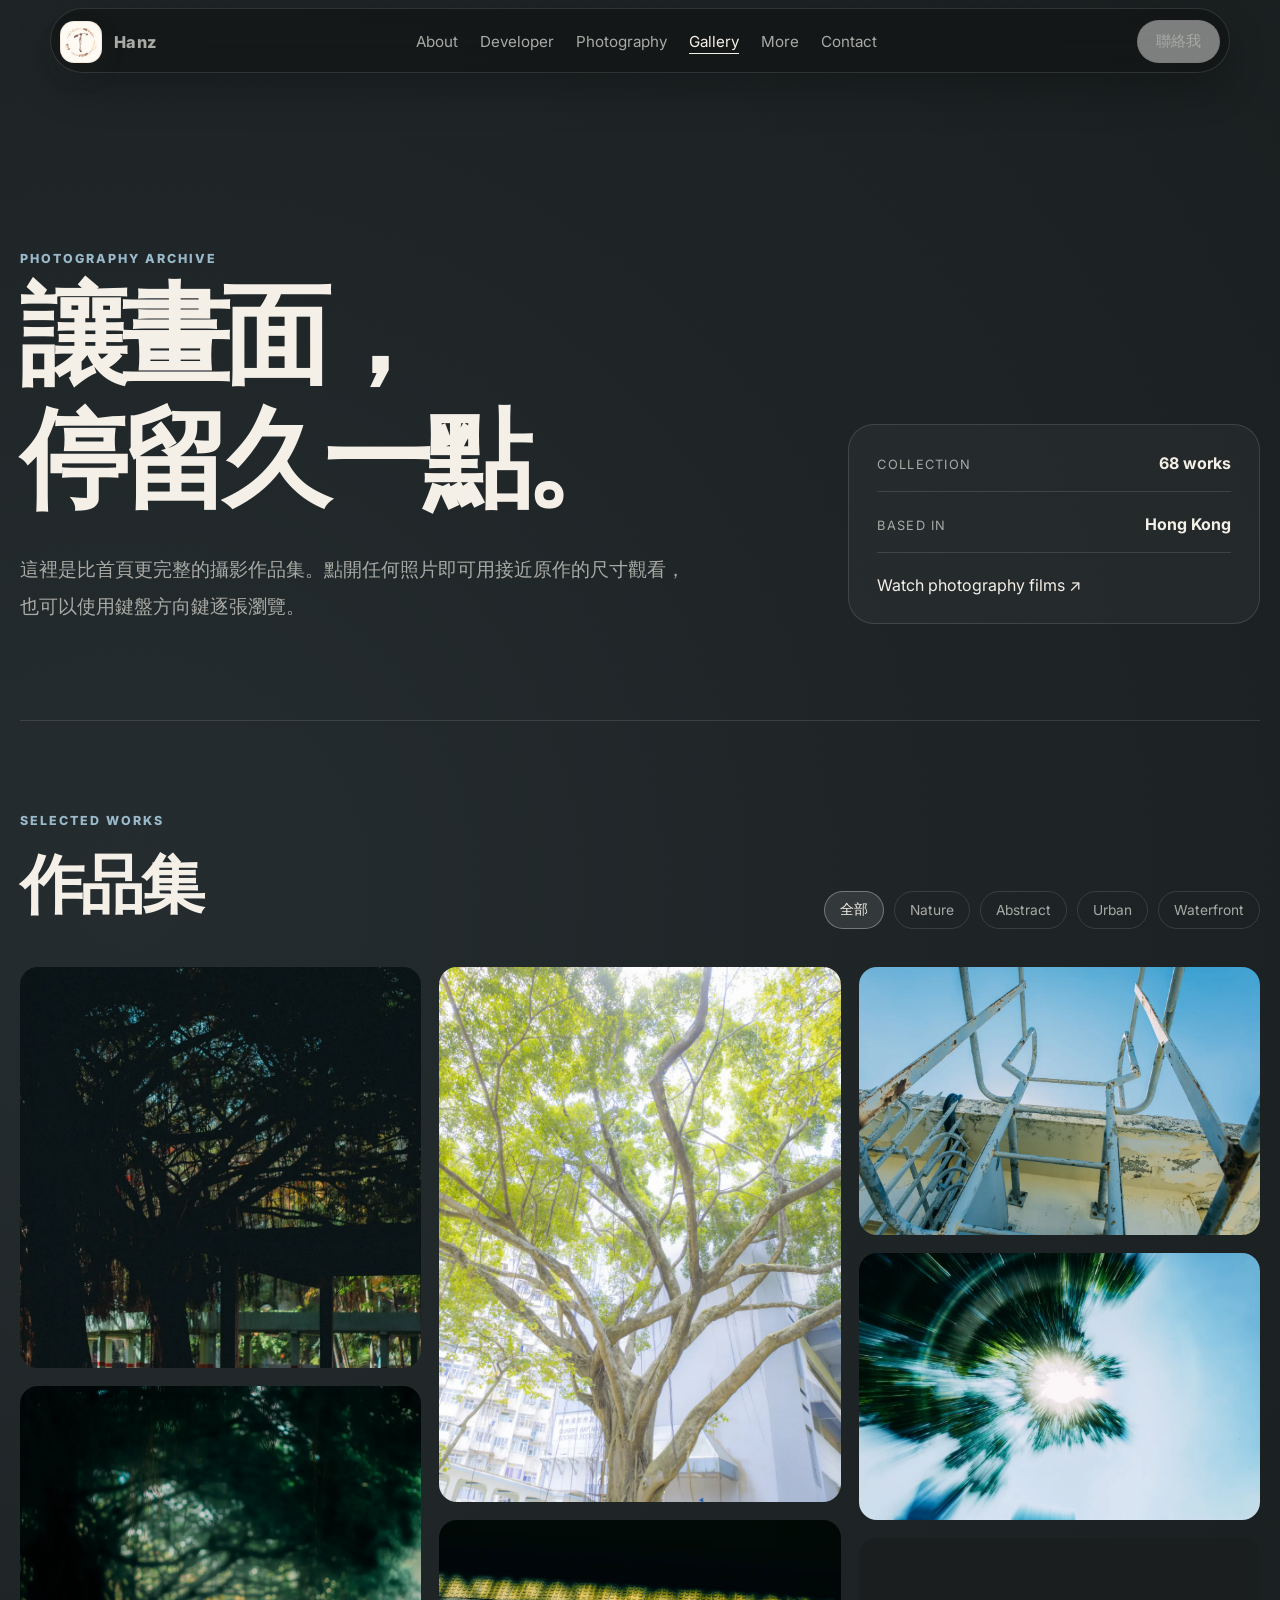
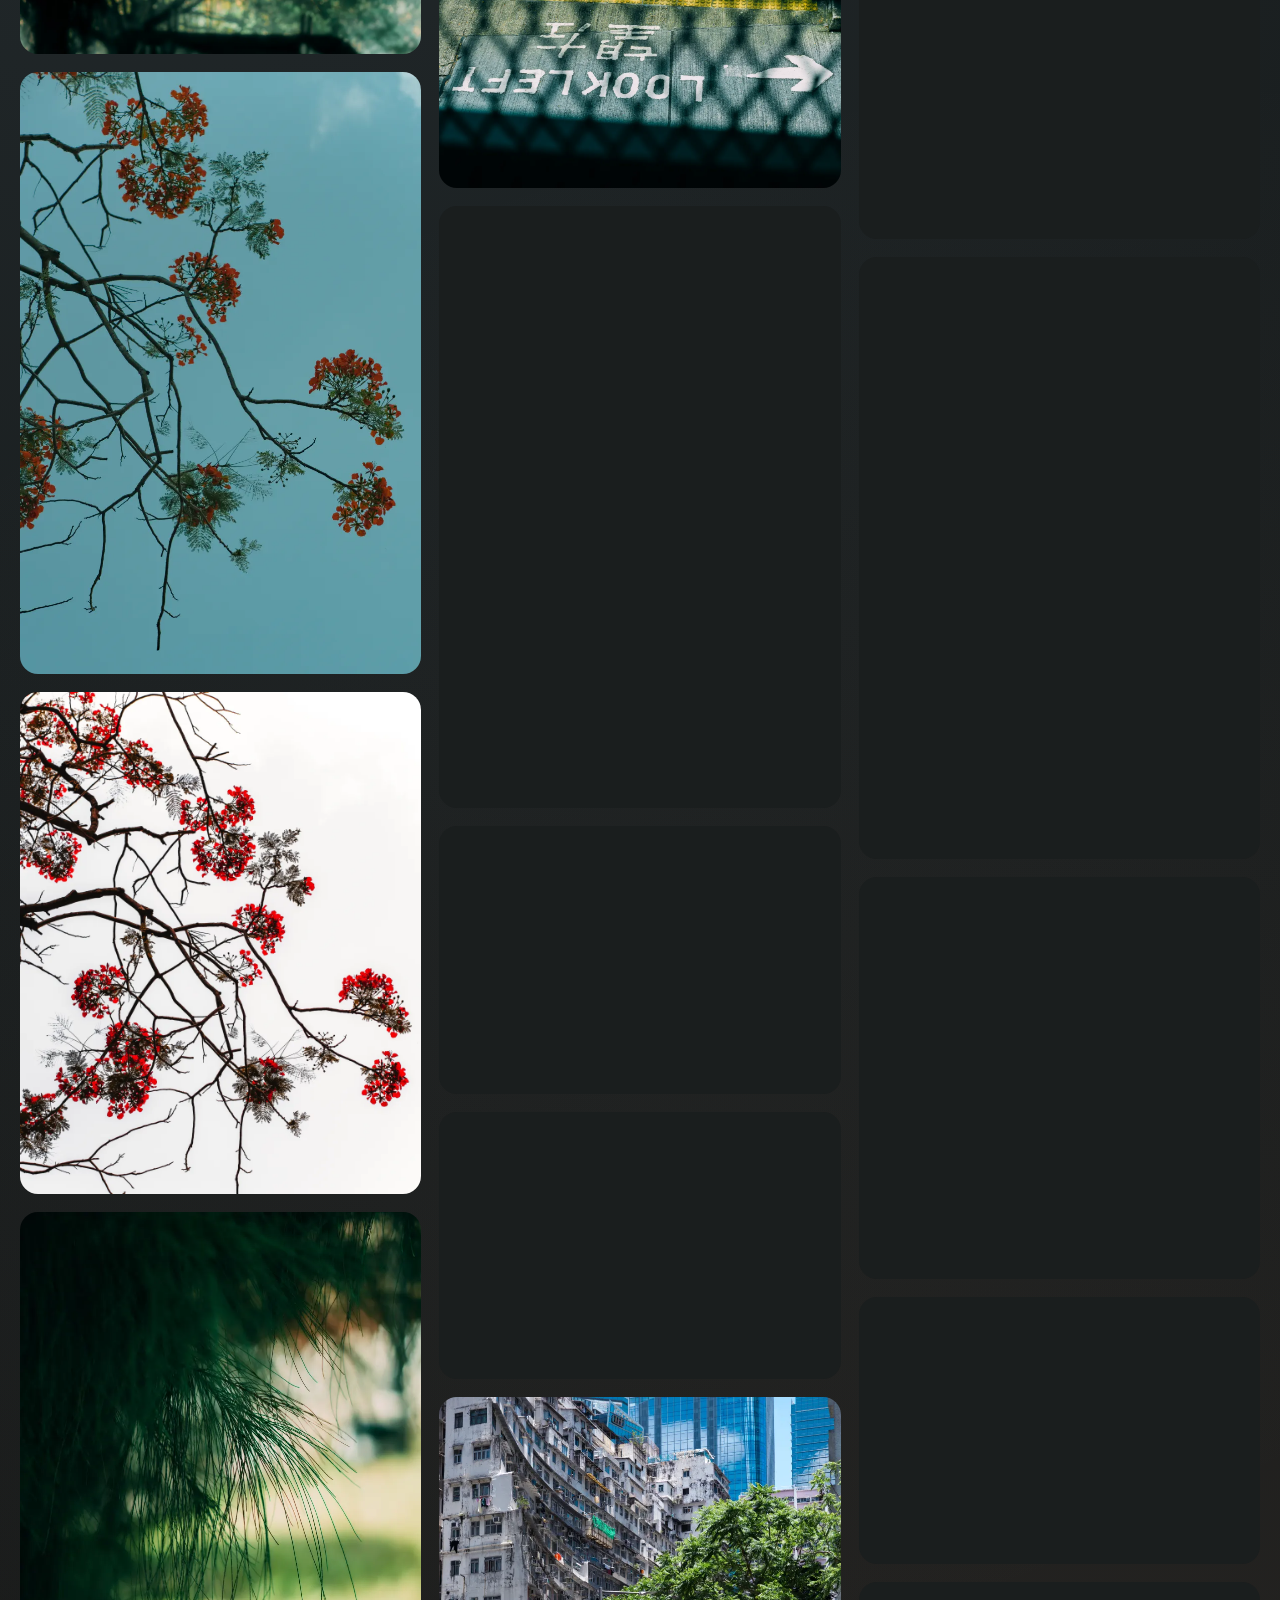
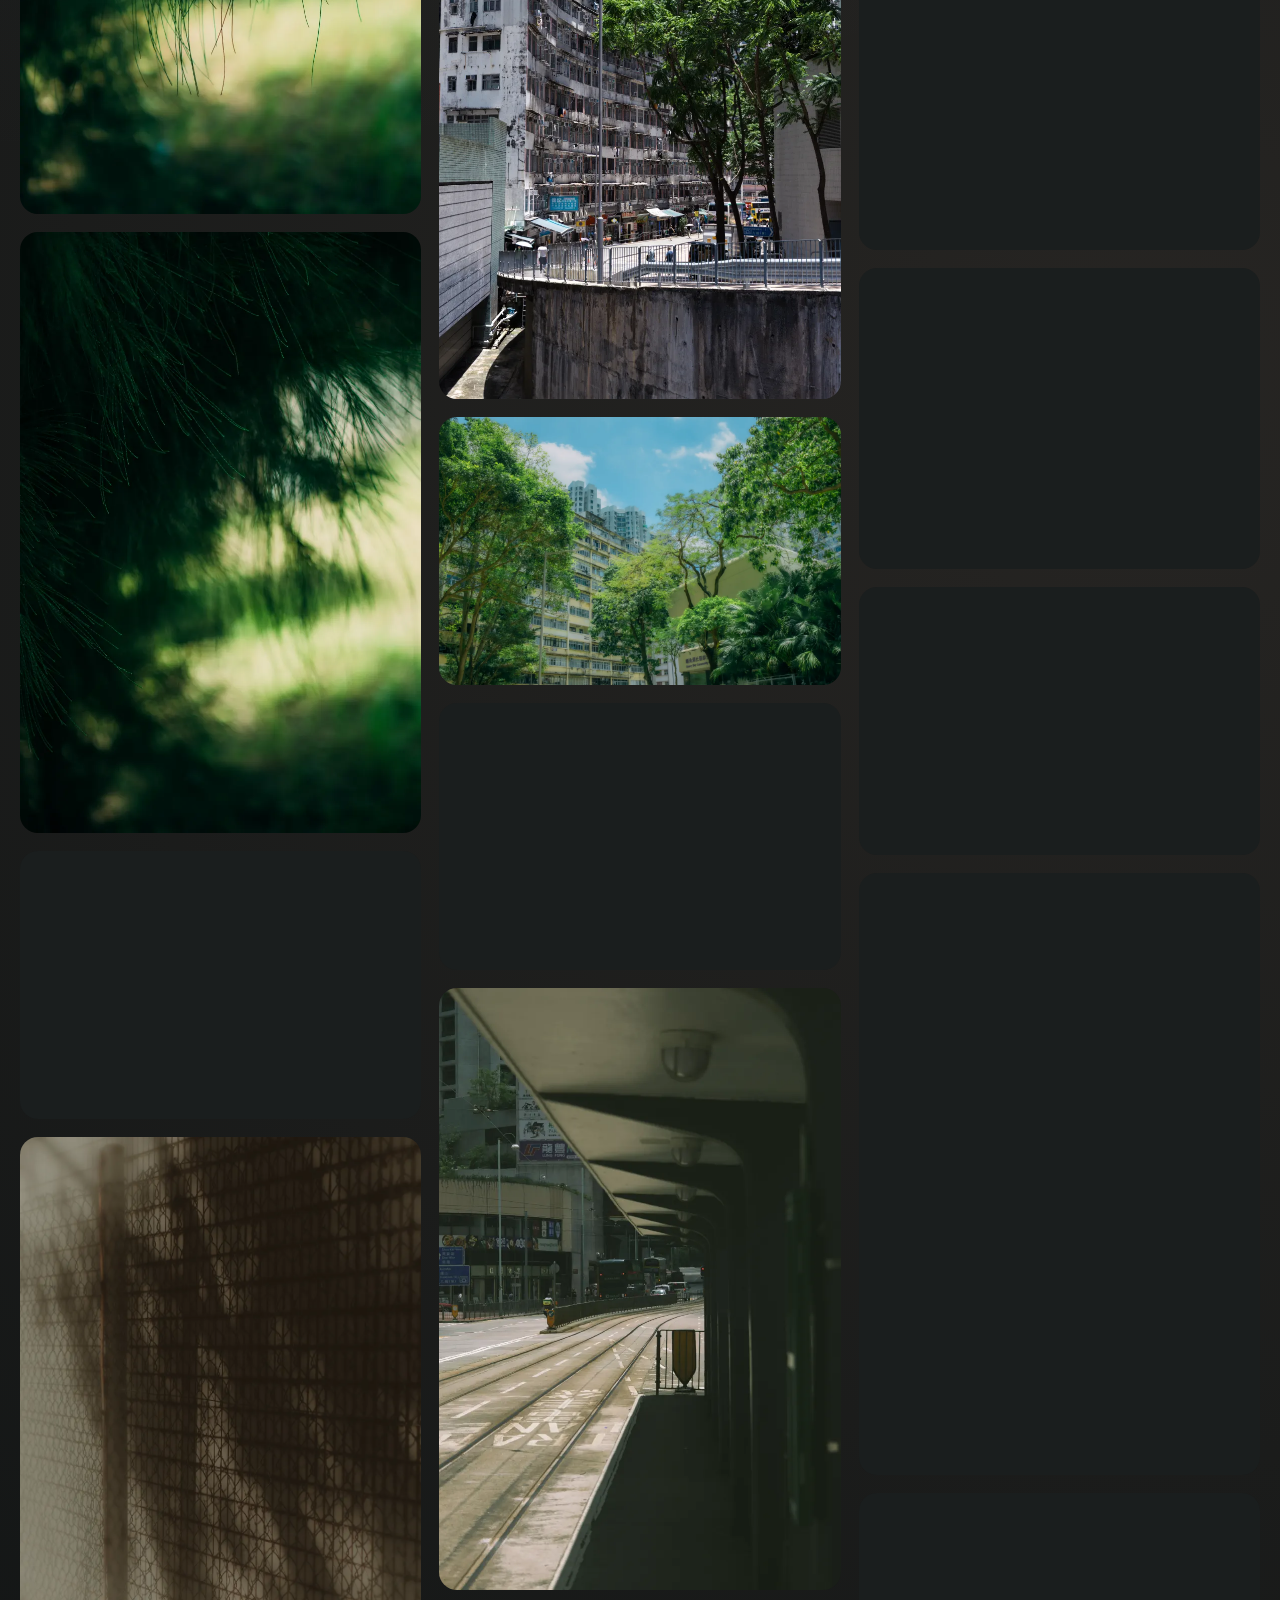
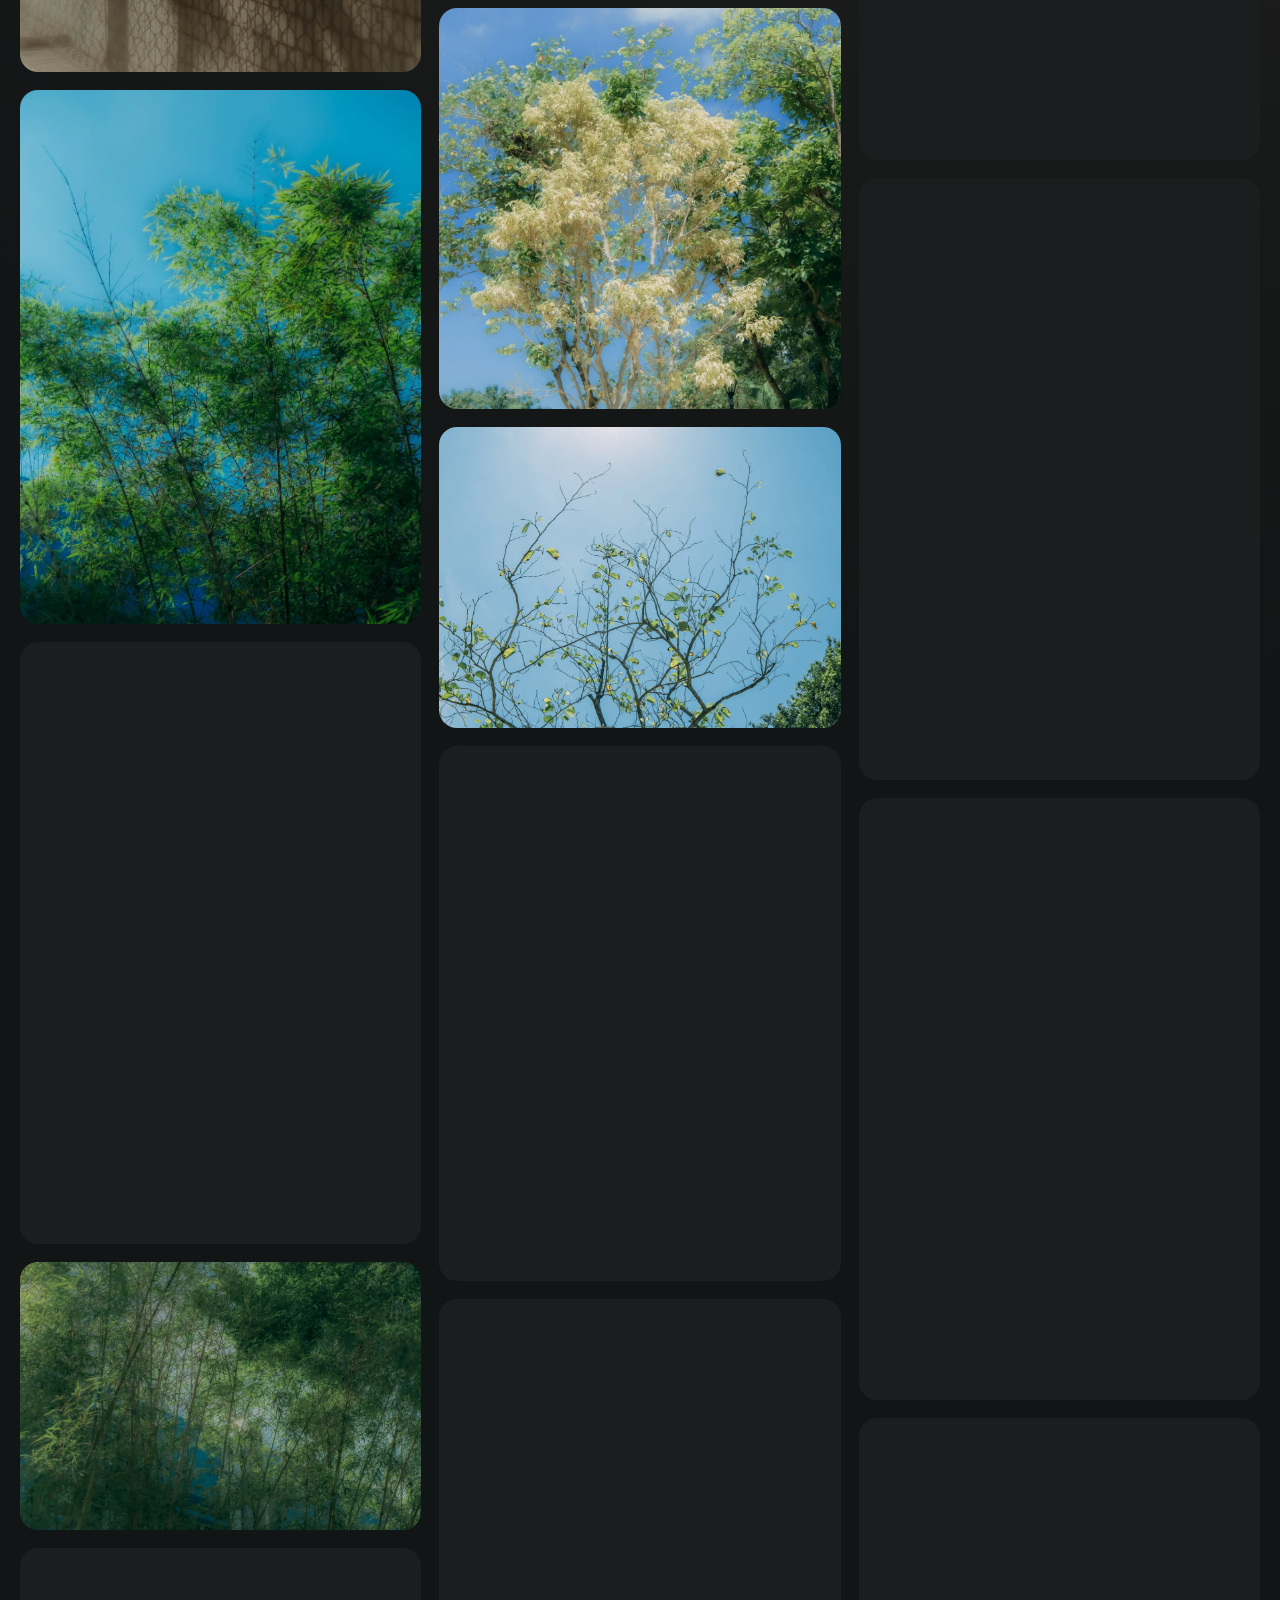
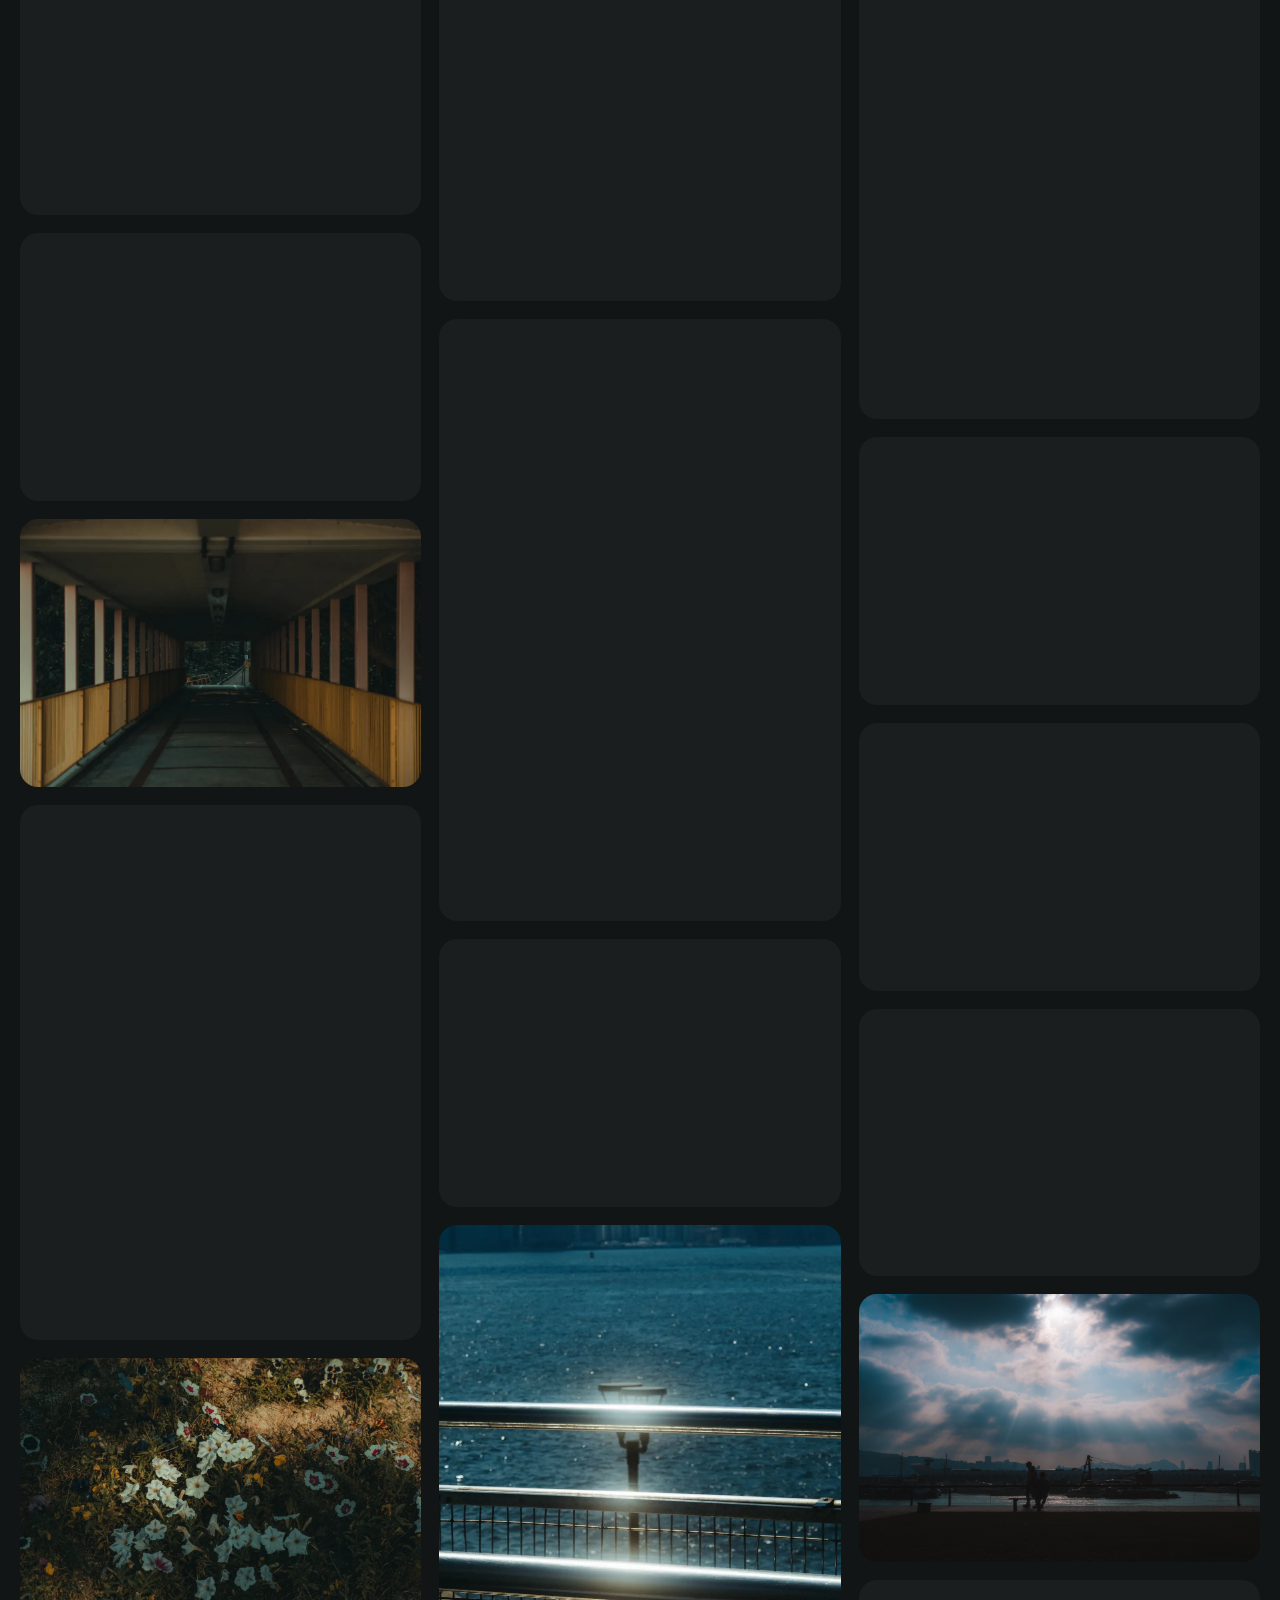
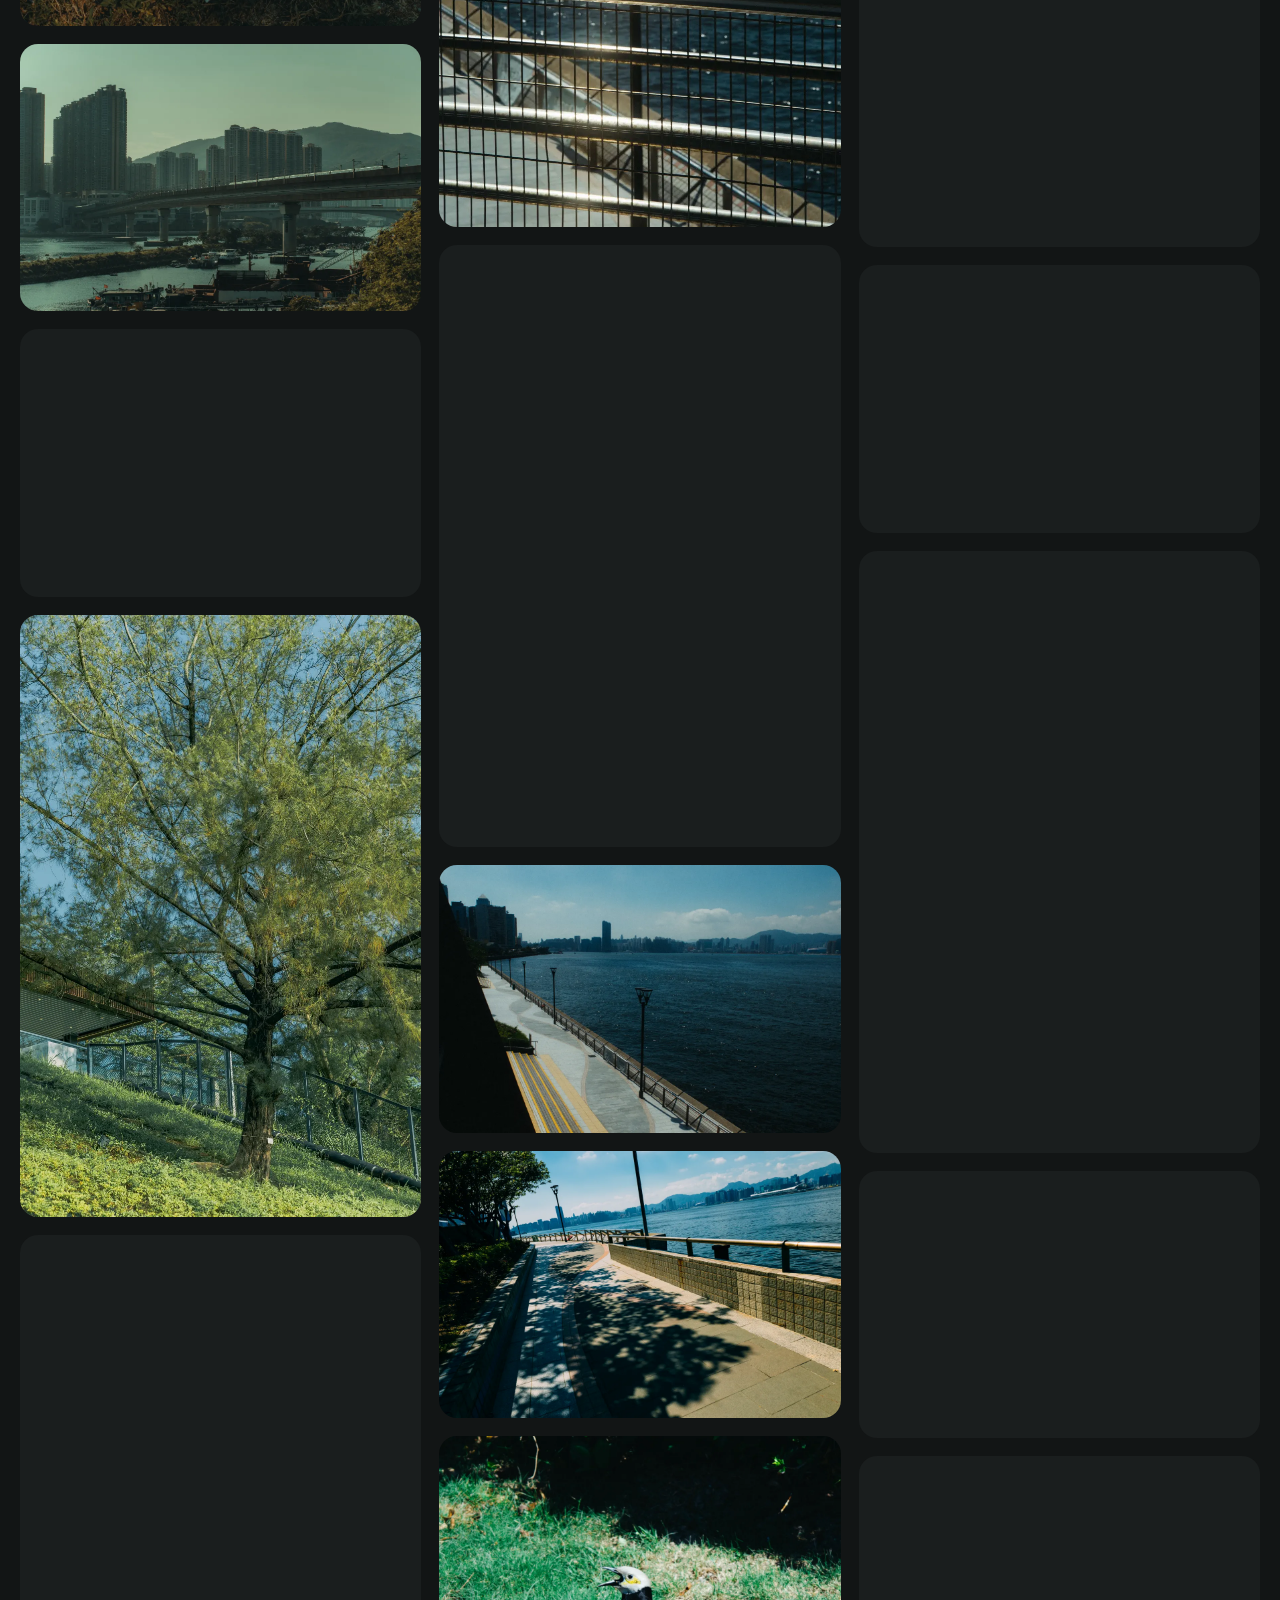
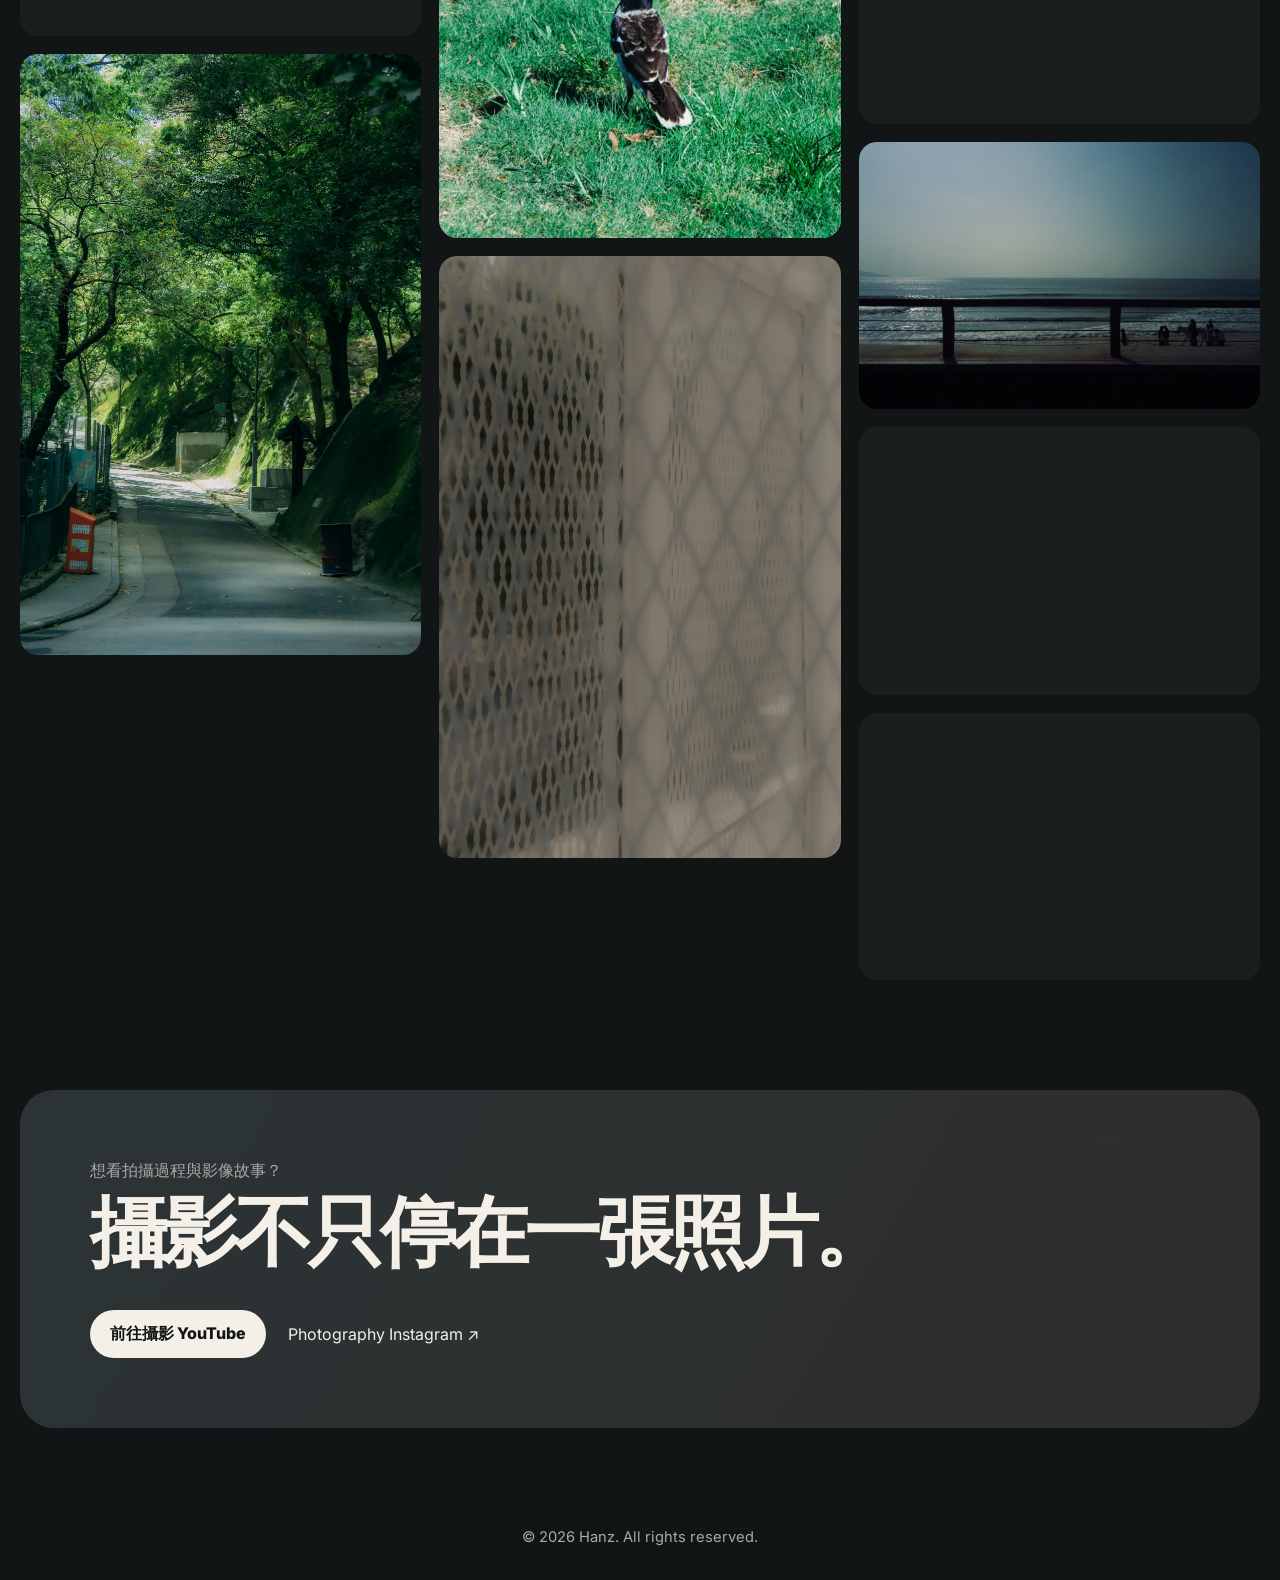
<file: gallery.html>
<!DOCTYPE html>
<html lang="zh-Hant">
  <head>
    <meta charset="UTF-8" />
    <meta name="viewport" content="width=device-width, initial-scale=1.0" />
    <title>Photography Gallery — Hanz</title>
    <meta
      name="description"
      content="Hanz 的高清攝影作品圖庫，收錄風景、自然、人像、活動與 Cosplay 攝影。"
    />
    <meta name="theme-color" content="#121515" />
    <meta property="og:title" content="Photography Gallery — Hanz" />
    <meta
      property="og:description"
      content="以更完整、更接近原作的尺寸觀看 Hanz 的攝影作品。"
    />
    <meta property="og:type" content="website" />
    <meta property="og:image" content="./assets/photos/photo-03.jpg" />
    <link rel="preconnect" href="https://fonts.googleapis.com" />
    <link rel="preconnect" href="https://fonts.gstatic.com" crossorigin />
    <link
      href="https://fonts.googleapis.com/css2?family=Inter:wght@400;500;600;700;800;900&display=swap"
      rel="stylesheet"
    />
    <link rel="icon" href="./brand-icon.png" type="image/png" />
    <link rel="stylesheet" href="./styles.css" />
    <link rel="stylesheet" href="./gallery.css" />
  </head>
  <body class="gallery-page">
    <div class="gallery-grain" aria-hidden="true"></div>

    <header class="site-header gallery-header">
      <a class="brand" href="./index.html#home" aria-label="返回 Hanz 首頁">
        <img class="brand-mark" src="./brand-icon.png" alt="" />
        <span class="brand-text">Hanz</span>
      </a>

      <nav class="nav" aria-label="主要導航">
        <a href="./index.html#about">About</a>
        <a href="./index.html#developer">Developer</a>
        <a href="./index.html#photographer">Photography</a>
        <a class="is-current" href="./gallery.html" aria-current="page">Gallery</a>
        <a href="./index.html#more">More</a>
        <a href="./index.html#contact">Contact</a>
      </nav>

      <a class="header-cta" href="./index.html#contact">聯絡我</a>
    </header>

    <main class="gallery-main">
      <section class="gallery-hero">
        <div class="gallery-hero-copy">
          <p class="gallery-kicker">Photography archive</p>
          <h1>
            <span>讓畫面，</span>
            <span>停留久一點。</span>
          </h1>
          <p>
            這裡是比首頁更完整的攝影作品集。點開任何照片即可用接近原作的尺寸觀看，
            也可以使用鍵盤方向鍵逐張瀏覽。
          </p>
        </div>

        <div class="gallery-hero-meta">
          <div>
            <span>Collection</span>
            <strong id="galleryCount">68 works</strong>
          </div>
          <div>
            <span>Based in</span>
            <strong>Hong Kong</strong>
          </div>
          <a href="https://www.youtube.com/@Hanz-ttt" target="_blank" rel="noreferrer">
            Watch photography films ↗
          </a>
        </div>
      </section>

      <section class="gallery-collection" aria-labelledby="collectionTitle">
        <div class="gallery-toolbar">
          <div>
            <p class="gallery-kicker">Selected works</p>
            <h2 id="collectionTitle">作品集</h2>
          </div>
          <div class="gallery-filters" id="galleryFilters" aria-label="篩選攝影作品"></div>
        </div>

        <div class="gallery-status" id="galleryStatus" role="status" aria-live="polite">
          正在整理作品…
        </div>
        <div class="gallery-grid" id="galleryGrid"></div>
      </section>

      <section class="gallery-outro">
        <p>想看拍攝過程與影像故事？</p>
        <h2>攝影不只停在一張照片。</h2>
        <div class="gallery-outro-actions">
          <a class="gallery-primary-link" href="https://www.youtube.com/@Hanz-ttt" target="_blank" rel="noreferrer">
            前往攝影 YouTube
          </a>
          <a href="https://www.instagram.com/hanzi_photography?igsh=amk5dDI5eDZ5M24w&amp;utm_source=qr" target="_blank" rel="noreferrer">
            Photography Instagram ↗
          </a>
        </div>
      </section>
    </main>

    <footer class="site-footer gallery-footer">
      <p>© <span id="year"></span> Hanz. All rights reserved.</p>
    </footer>

    <div class="gallery-lightbox" id="galleryLightbox" hidden>
      <div class="lightbox-backdrop" data-lightbox-close></div>
      <section
        class="lightbox-dialog"
        role="dialog"
        aria-modal="true"
        aria-labelledby="lightboxTitle"
      >
        <button class="lightbox-close" type="button" data-lightbox-close aria-label="關閉圖片">×</button>
        <button class="lightbox-nav lightbox-prev" id="lightboxPrev" type="button" aria-label="上一張圖片">←</button>
        <figure>
          <div class="lightbox-image-wrap">
            <img id="lightboxImage" alt="" />
            <div class="lightbox-loader" id="lightboxLoader">Loading high resolution…</div>
          </div>
          <figcaption>
            <div>
              <span id="lightboxCategory"></span>
              <h2 id="lightboxTitle"></h2>
            </div>
            <p id="lightboxCounter"></p>
          </figcaption>
        </figure>
        <button class="lightbox-nav lightbox-next" id="lightboxNext" type="button" aria-label="下一張圖片">→</button>
      </section>
    </div>

    <script src="./gallery.js"></script>
  </body>
</html>
</file>
<file: styles.css>
:root {
  --bg: #f6f1ea;
  --bg-alt: #ebe2d5;
  --paper: rgba(255, 252, 247, 0.9);
  --paper-strong: rgba(255, 252, 248, 0.97);
  --text: #5b463f;
  --muted: #8a7168;
  --line: rgba(100, 77, 68, 0.12);
  --line-strong: rgba(100, 77, 68, 0.18);
  --accent: #87a6b7;
  --accent-deep: #688696;
  --accent-soft: #dce7ee;
  --warm: #bc9886;
  --warm-soft: #efdfd2;
  --shadow: 0 24px 60px rgba(106, 86, 76, 0.11);
  --shadow-soft: 0 12px 28px rgba(106, 86, 76, 0.08);
  --radius-xl: 34px;
  --radius-lg: 26px;
  --radius-md: 20px;
  --container: min(1160px, calc(100vw - 36px));
  --font-zh: "Yuanti TC", "Hiragino Rounded Sans CNS", "Hiragino Sans GB", "PingFang TC", "Microsoft JhengHei", sans-serif;
}

* {
  box-sizing: border-box;
}

html {
  scroll-behavior: smooth;
}

body {
  margin: 0;
  color: var(--text);
  font-family: Inter, var(--font-zh), system-ui, sans-serif;
  background:
    radial-gradient(circle at 14% 18%, rgba(188, 152, 134, 0.18), transparent 18%),
    radial-gradient(circle at 84% 12%, rgba(135, 166, 183, 0.18), transparent 20%),
    linear-gradient(180deg, #fbf8f3 0%, #f6f1ea 44%, #f2ebe2 100%);
  min-height: 100vh;
  overflow-x: hidden;
}

body::before,
body::after {
  content: "";
  position: fixed;
  inset: 0;
  pointer-events: none;
}

body::before {
  background:
    radial-gradient(circle at 34% 22%, rgba(255, 255, 255, 0.42), transparent 22%),
    radial-gradient(circle at 72% 36%, rgba(255, 255, 255, 0.26), transparent 24%);
  z-index: -5;
}

body::after {
  background: linear-gradient(180deg, rgba(255,255,255,0.45), rgba(255,255,255,0));
  z-index: -4;
}

.grain,
.grid-bg,
.spotlight,
.scroll-progress {
  position: fixed;
  pointer-events: none;
}

.grain,
.grid-bg,
.spotlight {
  inset: 0;
}

.grain {
  z-index: -3;
  opacity: 0.08;
  background-image:
    radial-gradient(circle at 20% 20%, rgba(90, 70, 60, 0.6) 0.6px, transparent 0.7px),
    radial-gradient(circle at 80% 70%, rgba(90, 70, 60, 0.55) 0.6px, transparent 0.7px);
  background-size: 16px 16px, 18px 18px;
  mix-blend-mode: multiply;
}

.grid-bg {
  z-index: -2;
  background-image:
    linear-gradient(rgba(100, 77, 68, 0.045) 1px, transparent 1px),
    linear-gradient(90deg, rgba(100, 77, 68, 0.045) 1px, transparent 1px);
  background-size: 52px 52px;
  mask-image: linear-gradient(180deg, rgba(0, 0, 0, 0.46), transparent 92%);
}

.spotlight {
  z-index: -1;
  background:
    radial-gradient(circle at var(--x, 22%) var(--y, 16%), rgba(135, 166, 183, 0.16), transparent 18%),
    radial-gradient(circle at calc(var(--x, 22%) + 18%) calc(var(--y, 16%) + 12%), rgba(188, 152, 134, 0.12), transparent 22%);
}

.scroll-progress {
  top: 0;
  left: 0;
  width: var(--scroll-progress, 0%);
  height: 3px;
  z-index: 40;
  background: linear-gradient(90deg, var(--accent) 0%, var(--warm) 100%);
  box-shadow: 0 0 24px rgba(135, 166, 183, 0.34);
}

img {
  display: block;
  max-width: 100%;
}

svg {
  display: block;
}

main,
.site-header,
.site-footer,
.music-toggle,
.music-panel {
  position: relative;
  z-index: 2;
}

main,
.section,
.hero,
.site-footer {
  width: var(--container);
  margin: 0 auto;
}

.site-header {
  width: var(--container);
  margin: 0 auto;
  padding: 20px 0 10px;
  display: flex;
  align-items: center;
  justify-content: space-between;
  gap: 18px;
  position: sticky;
  top: 0;
  z-index: 24;
}

.site-header::before {
  content: "";
  position: absolute;
  inset: 8px -10px 0;
  border-radius: 999px;
  border: 1px solid rgba(100, 77, 68, 0.09);
  background: rgba(251, 247, 241, 0.74);
  backdrop-filter: blur(18px);
  box-shadow: 0 10px 28px rgba(106, 86, 76, 0.05);
  z-index: -1;
}

.brand {
  display: inline-flex;
  align-items: center;
  gap: 12px;
  color: var(--text);
  text-decoration: none;
}

.brand-mark {
  width: 42px;
  height: 42px;
  border-radius: 14px;
  object-fit: cover;
  box-shadow: var(--shadow-soft);
  border: 1px solid rgba(100, 77, 68, 0.08);
  background: #f5eee4;
}

.brand-text {
  font-size: 1.02rem;
  font-weight: 800;
  letter-spacing: 0.03em;
}

.nav {
  display: flex;
  align-items: center;
  gap: 22px;
}

.nav a,
.header-cta,
.project-card a,
.photo-copy a,
.social-stack a {
  position: relative;
  text-decoration: none;
}

.nav a,
.header-cta {
  color: var(--muted);
  font-size: 0.95rem;
  transition: color 0.25s ease;
}

.nav a::after,
.project-card > a::after,
.photo-copy a::after,
.social-stack a::after {
  content: "";
  position: absolute;
  left: 0;
  bottom: -3px;
  width: 100%;
  height: 1px;
  transform: scaleX(0);
  transform-origin: left;
  background: currentColor;
  transition: transform 0.25s ease;
}

.nav a:hover,
.header-cta:hover,
.project-card > a:hover,
.photo-copy a:hover,
.social-stack a:hover {
  color: var(--text);
}

.nav a:hover::after,
.project-card > a:hover::after,
.photo-copy a:hover::after,
.social-stack a:hover::after {
  transform: scaleX(1);
}

.header-cta {
  padding: 10px 18px;
  border-radius: 999px;
  border: 1px solid var(--line);
  background: rgba(255, 255, 255, 0.45);
}

.hero {
  display: grid;
  grid-template-columns: minmax(0, 1.02fr) minmax(0, 0.98fr);
  gap: 50px;
  align-items: center;
  min-height: calc(100vh - 96px);
  padding: 74px 0 74px;
}

.eyebrow {
  margin: 0 0 14px;
  color: var(--accent-deep);
  letter-spacing: 0.16em;
  text-transform: uppercase;
  font-size: 0.78rem;
  font-weight: 800;
}

.hero h1,
.section-heading h2,
.role-header h2,
.cta-panel h2 {
  margin: 0;
  line-height: 0.98;
  letter-spacing: -0.045em;
}

.hero h1 {
  font-size: clamp(3.15rem, 6.5vw, 5.9rem);
}

.hero-copy {
  position: relative;
}

.role-line {
  display: inline-block;
  color: var(--text);
}

.gradient-text {
  background: linear-gradient(120deg, #708d9d 0%, #b29280 58%, #dcc5b5 100%);
  -webkit-background-clip: text;
  background-clip: text;
  color: transparent;
}

.hero-lead,
.role-summary,
.feature-card p,
.project-card p,
.photo-copy p,
.mini-info-card p,
.beyond-card p,
.cta-panel p,
.poetic-copy p,
.identity-list p {
  color: var(--muted);
  line-height: 1.8;
}

.hero-lead {
  max-width: 650px;
  margin: 24px 0 30px;
  font-size: 1.03rem;
}

.hero-dream {
  margin: 24px 0 0;
  padding-left: 16px;
  border-left: 2px solid rgba(135, 166, 183, 0.34);
  color: var(--text);
  font-size: 0.98rem;
  line-height: 1.8;
  max-width: 540px;
}

.hero-actions,
.contact-actions,
.social-stack,
.project-tags,
.hero-mini-stats,
.intro-grid,
.developer-grid,
.photo-side-grid,
.beyond-grid {
  display: flex;
  flex-wrap: wrap;
}

.hero-actions,
.contact-actions,
.social-stack,
.project-tags {
  gap: 14px;
}

.btn {
  display: inline-flex;
  align-items: center;
  justify-content: center;
  gap: 10px;
  padding: 14px 22px;
  border-radius: 999px;
  font-weight: 800;
  border: 1px solid transparent;
  transition:
    transform 0.24s ease,
    box-shadow 0.24s ease,
    border-color 0.24s ease,
    background 0.24s ease;
}

.btn:hover {
  transform: translateY(-2px);
}

.btn-primary {
  background: linear-gradient(135deg, var(--accent-deep), var(--warm));
  color: #fff;
  box-shadow: 0 18px 38px rgba(106, 134, 150, 0.22);
}

.btn-secondary {
  color: var(--text);
  border-color: var(--line);
  background: rgba(255, 255, 255, 0.58);
}

.hero-mini-stats {
  gap: 18px;
  margin-top: 34px;
}

.hero-mini-stats article,
.feature-card,
.project-card,
.mini-info-card,
.beyond-card,
.cta-panel,
.photo-main,
.hero-frame,
.hero-note {
  position: relative;
  overflow: hidden;
  border-radius: var(--radius-lg);
  border: 1px solid var(--line);
  background: linear-gradient(180deg, rgba(255, 255, 255, 0.7), rgba(255, 252, 248, 0.92));
  box-shadow: var(--shadow);
  backdrop-filter: blur(14px);
}

.hero-mini-stats article::before,
.feature-card::before,
.project-card::before,
.mini-info-card::before,
.beyond-card::before,
.cta-panel::before,
.photo-main::before,
.hero-frame::before,
.hero-note::before {
  content: "";
  position: absolute;
  inset: 0;
  background:
    linear-gradient(140deg, rgba(255, 255, 255, 0.34), transparent 45%),
    radial-gradient(circle at 80% 20%, rgba(135, 166, 183, 0.06), transparent 20%);
  pointer-events: none;
}

.hero-mini-stats article {
  min-width: 150px;
  padding: 18px 20px;
  border-radius: var(--radius-md);
}

.hero-mini-stats strong {
  display: block;
  margin-bottom: 8px;
  font-size: 1.7rem;
  font-weight: 900;
  letter-spacing: -0.03em;
}

.hero-mini-stats span {
  color: var(--muted);
  font-size: 0.92rem;
}


.hero-mini-stats-compact {
  display: grid;
  grid-template-columns: repeat(2, minmax(0, 1fr));
  max-width: 560px;
}

.hero-mini-stats-compact article {
  min-width: 0;
}

.hero-visual {
  display: grid;
  grid-template-columns: minmax(0, 1fr) 240px;
  gap: 18px;
  align-items: stretch;
}

.hero-frame {
  padding: 24px;
  border-radius: var(--radius-xl);
  min-height: 470px;
}

.frame-topline {
  color: var(--warm);
  font-size: 0.8rem;
  font-weight: 800;
  letter-spacing: 0.14em;
  text-transform: uppercase;
}

.hero-seal-wrap {
  display: grid;
  place-items: center;
  padding: 32px 0 20px;
}

.hero-seal {
  width: min(228px, 60%);
  filter: drop-shadow(0 14px 26px rgba(96, 72, 61, 0.12));
}

.identity-list {
  display: grid;
  gap: 18px;
}

.identity-list > div {
  display: grid;
  grid-template-columns: 54px 1fr;
  align-items: start;
  gap: 16px;
  padding: 16px 0;
  border-top: 1px solid rgba(100, 77, 68, 0.1);
}

.identity-list h3,
.feature-card h3,
.project-card h3,
.mini-info-card h3,
.beyond-card h3,
.photo-copy h3,
.cta-panel h2,
.hero-note p,
.role-header h2,
.section-heading h2,
.poetic-copy p {
  font-family: Inter, var(--font-zh), system-ui, sans-serif;
}

.identity-list h3,
.feature-card h3,
.project-card h3,
.mini-info-card h3,
.beyond-card h3,
.photo-copy h3 {
  margin: 0 0 6px;
  font-size: 1.08rem;
}

.identity-index {
  display: inline-flex;
  align-items: center;
  justify-content: center;
  width: 42px;
  height: 42px;
  border-radius: 999px;
  background: rgba(135, 166, 183, 0.14);
  color: var(--accent-deep);
  font-size: 0.82rem;
  font-weight: 800;
}

.hero-notes-column {
  display: grid;
  gap: 18px;
  align-self: stretch;
}

.hero-note {
  width: 100%;
  padding: 22px 18px 18px;
  border-radius: 24px;
  min-height: 226px;
}

.chip {
  display: inline-flex;
  align-items: center;
  justify-content: center;
  margin-bottom: 10px;
  padding: 7px 12px;
  border-radius: 999px;
  background: rgba(188, 152, 134, 0.14);
  color: var(--warm);
  font-size: 0.75rem;
  font-weight: 800;
  letter-spacing: 0.12em;
  text-transform: uppercase;
}

.hero-note p {
  margin: 0;
  color: var(--text);
  line-height: 1.7;
  font-size: 1rem;
}

.floating-card {
  animation: floatY 6.5s ease-in-out infinite;
}

.hero-note-alt {
  animation-delay: 0.6s;
}

.section {
  padding: 28px 0 0;
}

.section-heading,
.role-header {
  display: grid;
  grid-template-columns: 1fr minmax(280px, 430px);
  align-items: end;
  gap: 28px;
}

.section-heading h2,
.role-header h2,
.cta-panel h2 {
  font-size: clamp(2.1rem, 4vw, 3.5rem);
}

.section-heading.compact {
  grid-template-columns: 1fr;
  max-width: 900px;
}

.intro-strip {
  padding-top: 26px;
}

.intro-grid,
.developer-grid,
.beyond-grid {
  gap: 18px;
  margin-top: 28px;
}

.intro-grid {
  display: grid;
  grid-template-columns: repeat(2, minmax(0, 1fr));
}

.feature-card,
.project-card,
.mini-info-card,
.beyond-card {
  padding: 24px;
}

.feature-card-soft,
.dream-card {
  background: linear-gradient(180deg, rgba(245, 240, 233, 0.78), rgba(235, 243, 247, 0.92));
}

.icon-wrap {
  width: 52px;
  height: 52px;
  display: grid;
  place-items: center;
  margin-bottom: 16px;
  border-radius: 16px;
  color: var(--accent-deep);
  background: rgba(135, 166, 183, 0.12);
}

.icon-wrap svg {
  width: 24px;
  height: 24px;
}

.developer-grid {
  display: grid;
  grid-template-columns: repeat(2, minmax(0, 1fr));
  margin-top: 28px;
}

.project-card.wide {
  grid-column: span 2;
}

.project-meta {
  color: var(--warm);
  font-size: 0.76rem;
  font-weight: 800;
  letter-spacing: 0.12em;
  text-transform: uppercase;
}

.project-card h3,
.photo-copy h3,
.mini-info-card h3,
.beyond-card h3 {
  margin-top: 12px;
  font-size: 1.2rem;
}

.project-tags {
  margin: 18px 0 20px;
  padding: 0;
  list-style: none;
}

.project-tags li,
.social-stack a {
  padding: 9px 12px;
  border-radius: 999px;
  border: 1px solid var(--line);
  background: rgba(255, 255, 255, 0.5);
  font-size: 0.88rem;
}

.project-card > a,
.photo-copy a {
  display: inline-flex;
  color: var(--accent-deep);
  font-weight: 700;
}

.photo-links {
  display: flex;
  flex-wrap: wrap;
  gap: 12px 20px;
}

.social-stack {
  gap: 10px;
  margin-top: 18px;
}

.photo-role-header {
  align-items: start;
}

.poetic-copy {
  max-width: 430px;
}

.poetic-copy p {
  margin: 0 0 12px;
  color: var(--text);
}

.photo-layout {
  display: grid;
  grid-template-columns: 1.08fr 0.92fr;
  gap: 18px;
  margin-top: 28px;
}

.photo-main {
  padding: 24px;
}

.photo-stage {
  position: relative;
  min-height: 410px;
  border-radius: 28px;
  overflow: hidden;
  border: 1px solid rgba(100, 77, 68, 0.08);
  box-shadow: inset 0 0 0 1px rgba(255,255,255,0.28);
}

.photo-stage::after {
  content: "";
  position: absolute;
  inset: 0;
  background:
    linear-gradient(180deg, rgba(255,255,255,0.02), rgba(0,0,0,0.18)),
    linear-gradient(140deg, rgba(255,255,255,0.2), transparent 34%);
  pointer-events: none;
}

.photo-slides {
  position: absolute;
  inset: 0;
}

.photo-slide {
  position: absolute;
  inset: 0;
  width: 100%;
  height: 100%;
  object-fit: cover;
  filter: saturate(0.94) contrast(1.02);
  opacity: 0;
  transform: scale(1.04);
  transition: opacity 0.9s ease, transform 6s ease;
}

.photo-slide.is-active {
  opacity: 1;
  transform: scale(1);
}

.photo-main:hover .photo-slide.is-active {
  transform: scale(1.02);
}

.photo-badges {
  position: absolute;
  inset: 16px;
  pointer-events: none;
}

.photo-controls {
  position: absolute;
  left: 50%;
  bottom: 18px;
  transform: translateX(-50%);
  display: flex;
  align-items: center;
  justify-content: center;
  gap: 10px;
  z-index: 2;
}

.photo-dots {
  display: inline-flex;
  align-items: center;
  gap: 8px;
}

.photo-dot {
  width: 10px;
  height: 10px;
  border: 0;
  border-radius: 999px;
  background: rgba(255, 255, 255, 0.45);
  box-shadow: 0 0 0 1px rgba(255,255,255,0.22);
  cursor: pointer;
  transition: transform 0.22s ease, background 0.22s ease, width 0.22s ease;
}

.photo-dot.is-active {
  width: 26px;
  background: rgba(255, 255, 255, 0.92);
}

.photo-count {
  padding: 10px 14px;
  border-radius: 999px;
  background: rgba(248, 244, 238, 0.74);
  border: 1px solid rgba(255, 255, 255, 0.34);
  backdrop-filter: blur(8px);
  color: var(--text);
  font-size: 0.8rem;
  font-weight: 700;
}

.photo-badges span {
  position: absolute;
  padding: 10px 14px;
  border-radius: 999px;
  border: 1px solid rgba(255, 255, 255, 0.38);
  background: rgba(248, 244, 238, 0.82);
  color: var(--text);
  font-size: 0.82rem;
  font-weight: 700;
  backdrop-filter: blur(8px);
}

.photo-badges span:nth-child(1) { top: 16px; left: 16px; }
.photo-badges span:nth-child(2) { top: 16px; right: 16px; }
.photo-badges span:nth-child(3) { bottom: 16px; right: 20px; }
.photo-badges span:nth-child(4) { bottom: 16px; left: 16px; }

.photo-copy {
  padding-top: 20px;
}

.photo-copy p {
  max-width: 560px;
}

.photo-side-grid {
  display: grid;
  grid-template-columns: repeat(2, minmax(0, 1fr));
  gap: 18px;
}

.mini-info-card {
  min-height: 168px;
}

.mini-info-card.emphasis {
  background: linear-gradient(180deg, rgba(188, 152, 134, 0.16), rgba(255, 250, 244, 0.92));
}

.beyond-grid {
  display: grid;
  grid-template-columns: repeat(2, minmax(0, 1fr));
}

.cta-section {
  padding: 34px 0 52px;
}

.cta-panel {
  padding: 32px;
  display: grid;
  gap: 26px;
}

.contact-actions {
  gap: 12px;
}

.site-footer {
  padding: 0 0 34px;
}

.site-footer p {
  margin: 0;
  padding-top: 10px;
  color: var(--muted);
  text-align: center;
  font-size: 0.92rem;
}

.reveal {
  opacity: 0;
  transform: translateY(28px);
  transition: opacity 0.72s ease, transform 0.72s ease;
}

.reveal.is-visible {
  opacity: 1;
  transform: translateY(0);
}

.tilt-card {
  transform-style: preserve-3d;
  transition: transform 0.2s ease, box-shadow 0.22s ease, border-color 0.22s ease;
  will-change: transform;
}

.tilt-card:hover {
  box-shadow: 0 22px 48px rgba(106, 86, 76, 0.16);
  border-color: var(--line-strong);
}



.hero-frame::after {
  content: "";
  position: absolute;
  width: 220px;
  height: 220px;
  right: -52px;
  top: -38px;
  border-radius: 50%;
  background: radial-gradient(circle, rgba(135, 166, 183, 0.16), rgba(135, 166, 183, 0.02) 60%, transparent 72%);
  filter: blur(6px);
  pointer-events: none;
}

.photo-main::after {
  content: "";
  position: absolute;
  width: 180px;
  height: 180px;
  right: -40px;
  bottom: -42px;
  border-radius: 50%;
  background: radial-gradient(circle, rgba(188, 152, 134, 0.12), rgba(188, 152, 134, 0.02) 62%, transparent 70%);
  filter: blur(4px);
  pointer-events: none;
}

.project-card:hover::before,
.feature-card:hover::before,
.mini-info-card:hover::before,
.beyond-card:hover::before {
  background:
    linear-gradient(140deg, rgba(255, 255, 255, 0.4), transparent 45%),
    radial-gradient(circle at 80% 20%, rgba(135, 166, 183, 0.1), transparent 24%);
}

.music-toggle {
  position: fixed;
  right: 20px;
  bottom: 20px;
  display: inline-flex;
  align-items: center;
  gap: 10px;
  padding: 12px 14px;
  border-radius: 999px;
  border: 1px solid rgba(100, 77, 68, 0.12);
  background: rgba(255, 252, 248, 0.9);
  color: var(--text);
  box-shadow: 0 18px 34px rgba(106, 86, 76, 0.13);
  backdrop-filter: blur(14px);
  cursor: pointer;
}

.music-label {
  font-size: 0.92rem;
  font-weight: 700;
}

.music-bars {
  display: inline-flex;
  align-items: end;
  gap: 3px;
  height: 16px;
}

.music-bars i {
  display: block;
  width: 3px;
  border-radius: 999px;
  background: linear-gradient(180deg, var(--accent-deep), var(--warm));
  animation: equalize 1.1s ease-in-out infinite;
}

.music-bars i:nth-child(1) { height: 9px; animation-delay: 0s; }
.music-bars i:nth-child(2) { height: 15px; animation-delay: 0.2s; }
.music-bars i:nth-child(3) { height: 11px; animation-delay: 0.35s; }

.music-toggle:not(.is-playing) .music-bars i {
  animation-play-state: paused;
  opacity: 0.8;
}

.music-panel {
  position: fixed;
  right: 20px;
  bottom: 76px;
  width: min(340px, calc(100vw - 24px));
  padding: 16px;
  border-radius: 24px;
  border: 1px solid rgba(100, 77, 68, 0.12);
  background: rgba(255, 252, 248, 0.96);
  box-shadow: 0 26px 48px rgba(106, 86, 76, 0.16);
  backdrop-filter: blur(14px);
}

.music-disc-wrap {
  display: flex;
  justify-content: center;
  padding: 14px 0 8px;
}

.music-disc {
  position: relative;
  width: 88px;
  height: 88px;
  border-radius: 50%;
  background:
    radial-gradient(circle at center, #f8f3ee 0 14%, #927267 15% 18%, #2d2d34 18% 68%, #121218 68% 100%);
  box-shadow: 0 10px 24px rgba(106, 86, 76, 0.16);
}

.music-toggle.is-playing + .music-panel .music-disc {
  animation: spinDisc 5.5s linear infinite;
}

.music-panel-head {
  display: flex;
  justify-content: space-between;
  gap: 12px;
  align-items: start;
}

.music-panel-head p {
  margin: 0 0 4px;
  color: var(--muted);
  font-size: 0.78rem;
  letter-spacing: 0.08em;
  text-transform: uppercase;
}

.music-panel-head strong {
  display: block;
  line-height: 1.4;
}

.music-close,
.music-play {
  font: inherit;
  border: 0;
}

.music-close {
  width: 34px;
  height: 34px;
  border-radius: 999px;
  background: rgba(135, 166, 183, 0.1);
  color: var(--accent-deep);
  cursor: pointer;
}

.music-play {
  margin-top: 14px;
  width: 100%;
  padding: 12px 14px;
  border-radius: 999px;
  background: linear-gradient(135deg, var(--accent-deep), var(--warm));
  color: #fff;
  cursor: pointer;
  font-weight: 700;
}

.music-audio {
  display: block;
  width: 100%;
  margin-top: 10px;
  filter: sepia(0.16) saturate(0.88);
}

@keyframes floatY {
  0%, 100% { transform: translateY(0px); }
  50% { transform: translateY(-8px); }
}

@keyframes equalize {
  0%, 100% { transform: scaleY(0.55); opacity: 0.7; }
  50% { transform: scaleY(1.1); opacity: 1; }
}

@keyframes spinDisc {
  from { transform: rotate(0deg); }
  to { transform: rotate(360deg); }
}

@media (max-width: 1080px) {
  .nav {
    gap: 16px;
  }

  .hero,
  .photo-layout,
  .section-heading,
  .role-header,
  .hero-visual {
    grid-template-columns: 1fr;
  }

  .hero {
    gap: 36px;
    min-height: auto;
    padding-top: 70px;
  }

  .hero-visual {
    gap: 18px;
  }

  .hero-notes-column {
    grid-template-columns: repeat(2, minmax(0, 1fr));
  }

  .intro-grid,
  .developer-grid,
  .beyond-grid {
    grid-template-columns: 1fr;
  }

  .project-card.wide {
    grid-column: span 1;
  }
}

@media (max-width: 860px) {
  .site-header {
    gap: 12px;
    flex-wrap: wrap;
    justify-content: center;
    padding-top: 16px;
  }

  .site-header::before {
    inset: 4px -8px 0;
    border-radius: 28px;
  }

  .nav {
    order: 3;
    width: 100%;
    justify-content: center;
    flex-wrap: wrap;
    gap: 12px 18px;
    padding-bottom: 8px;
  }

  .hero h1 {
    font-size: clamp(2.9rem, 11vw, 4.7rem);
  }

  .hero-mini-stats {
    display: grid;
    grid-template-columns: repeat(2, minmax(0, 1fr));
  }

  .photo-side-grid,
  .hero-notes-column {
    grid-template-columns: 1fr;
  }

  .music-panel {
    right: 12px;
    bottom: 72px;
  }
}

@media (max-width: 640px) {
  :root {
    --container: min(100vw - 26px, 100%);
  }

  .header-cta {
    display: none;
  }

  .hero,
  .section,
  .cta-section {
    padding-top: 26px;
  }

  .hero {
    padding-bottom: 40px;
  }

  .hero-mini-stats,
  .photo-side-grid,
  .beyond-grid {
    grid-template-columns: 1fr;
  }

  .hero-frame,
  .photo-main,
  .cta-panel,
  .feature-card,
  .project-card,
  .mini-info-card,
  .beyond-card,
  .hero-note {
    padding: 20px;
  }

  .photo-stage {
    min-height: 300px;
  }

  .contact-actions {
    flex-direction: column;
  }

  .contact-actions .btn {
    width: 100%;
  }

  .music-toggle {
    right: 12px;
    bottom: 12px;
  }

  .photo-controls {
    left: 50%;
    bottom: 12px;
    transform: translateX(-50%);
    flex-direction: row;
    align-items: center;
  }
}

@media (prefers-reduced-motion: reduce) {
  html {
    scroll-behavior: auto;
  }

  .reveal,
  .tilt-card,
  .floating-card,
  .music-bars i,
  .photo-stage img {
    animation: none !important;
    transition: none !important;
    transform: none !important;
  }
}
</file>
<file: gallery.css>
.gallery-page {
  --gallery-bg: #121515;
  --gallery-paper: #1a1e1e;
  --gallery-text: #f4f0e8;
  --gallery-muted: #a9aaa5;
  --gallery-line: rgba(255, 255, 255, 0.12);
  color: var(--gallery-text);
  background:
    radial-gradient(circle at 10% 8%, rgba(135, 166, 183, 0.16), transparent 24%),
    radial-gradient(circle at 90% 32%, rgba(188, 152, 134, 0.12), transparent 25%),
    var(--gallery-bg);
}

.gallery-page::before,
.gallery-page::after {
  display: none;
}

.gallery-grain {
  position: fixed;
  inset: 0;
  z-index: 0;
  pointer-events: none;
  opacity: 0.08;
  background-image: radial-gradient(rgba(255, 255, 255, 0.7) 0.6px, transparent 0.7px);
  background-size: 15px 15px;
  mix-blend-mode: soft-light;
}

.gallery-header {
  color: var(--gallery-text);
}

.gallery-header::before {
  border-color: var(--gallery-line);
  background: rgba(18, 21, 21, 0.78);
  box-shadow: 0 18px 38px rgba(0, 0, 0, 0.24);
}

.gallery-header .brand,
.gallery-header .nav a,
.gallery-header .header-cta {
  color: var(--gallery-muted);
}

.gallery-header .brand:hover,
.gallery-header .nav a:hover,
.gallery-header .nav a.is-current,
.gallery-header .header-cta:hover {
  color: var(--gallery-text);
}

.gallery-header .nav a.is-current::after {
  transform: scaleX(1);
}

.gallery-header .brand-mark {
  border-color: var(--gallery-line);
  background: #eee5d8;
}

.gallery-main {
  width: min(1480px, calc(100vw - 40px));
  margin: 0 auto;
}

.gallery-hero {
  min-height: 72vh;
  padding: 130px 0 96px;
  display: grid;
  grid-template-columns: minmax(0, 1.3fr) minmax(280px, 0.7fr);
  gap: 64px;
  align-items: end;
  border-bottom: 1px solid var(--gallery-line);
}

.gallery-kicker {
  margin: 0 0 14px;
  color: #9ab9ca;
  font-size: 0.78rem;
  font-weight: 800;
  letter-spacing: 0.16em;
  text-transform: uppercase;
}

.gallery-hero h1 {
  margin: 0;
  display: flex;
  flex-direction: column;
  gap: 0.14em;
  font-size: clamp(4.4rem, 8.5vw, 8.6rem);
  line-height: 1;
  letter-spacing: -0.075em;
}

.gallery-hero h1 span {
  display: block;
  white-space: nowrap;
}

.gallery-hero-copy > p:last-child {
  max-width: 680px;
  margin: 38px 0 0;
  color: var(--gallery-muted);
  font-size: clamp(1rem, 1.5vw, 1.2rem);
  line-height: 1.9;
}

.gallery-hero-meta {
  display: grid;
  gap: 22px;
  padding: 28px;
  border: 1px solid var(--gallery-line);
  border-radius: 26px;
  background: rgba(255, 255, 255, 0.035);
}

.gallery-hero-meta div {
  display: flex;
  align-items: baseline;
  justify-content: space-between;
  gap: 18px;
  padding-bottom: 18px;
  border-bottom: 1px solid var(--gallery-line);
}

.gallery-hero-meta span {
  color: var(--gallery-muted);
  font-size: 0.8rem;
  text-transform: uppercase;
  letter-spacing: 0.1em;
}

.gallery-hero-meta strong {
  font-size: 1rem;
}

.gallery-hero-meta a,
.gallery-outro a {
  color: var(--gallery-text);
  text-decoration: none;
}

.gallery-collection {
  padding: 92px 0 110px;
}

.gallery-toolbar {
  display: flex;
  justify-content: space-between;
  align-items: end;
  gap: 30px;
  margin-bottom: 38px;
}

.gallery-toolbar h2 {
  margin: 0;
  font-size: clamp(2.5rem, 5vw, 5rem);
  letter-spacing: -0.055em;
}

.gallery-filters {
  display: flex;
  flex-wrap: wrap;
  justify-content: flex-end;
  gap: 10px;
}

.gallery-filter {
  padding: 9px 15px;
  border: 1px solid var(--gallery-line);
  border-radius: 999px;
  background: transparent;
  color: var(--gallery-muted);
  font: inherit;
  font-size: 0.86rem;
  cursor: pointer;
  transition: color 0.2s ease, border-color 0.2s ease, background 0.2s ease;
}

.gallery-filter:hover,
.gallery-filter.is-active {
  color: var(--gallery-text);
  border-color: rgba(255, 255, 255, 0.32);
  background: rgba(255, 255, 255, 0.09);
}

.gallery-status {
  min-height: 24px;
  margin-bottom: 18px;
  color: var(--gallery-muted);
}

.gallery-status:empty {
  min-height: 0;
  margin: 0;
}

.gallery-grid {
  columns: 3 360px;
  column-gap: 18px;
}

.gallery-card {
  width: 100%;
  margin: 0 0 18px;
  padding: 0;
  display: block;
  break-inside: avoid;
  border: 0;
  border-radius: 18px;
  overflow: hidden;
  position: relative;
  background: var(--gallery-paper);
  color: var(--gallery-text);
  cursor: zoom-in;
  text-align: left;
}

.gallery-card img {
  width: 100%;
  height: auto;
  transition: transform 0.55s cubic-bezier(0.2, 0.75, 0.3, 1), filter 0.4s ease;
}

.gallery-card::after {
  content: "";
  position: absolute;
  inset: 0;
  background: linear-gradient(180deg, transparent 58%, rgba(5, 8, 8, 0.78));
  opacity: 0;
  transition: opacity 0.3s ease;
}

.gallery-card-copy {
  position: absolute;
  z-index: 2;
  left: 20px;
  right: 20px;
  bottom: 18px;
  display: flex;
  justify-content: space-between;
  align-items: end;
  gap: 16px;
  opacity: 0;
  transform: translateY(8px);
  transition: opacity 0.3s ease, transform 0.3s ease;
}

.gallery-card-copy span {
  display: block;
  margin-bottom: 4px;
  color: rgba(255, 255, 255, 0.7);
  font-size: 0.7rem;
  font-weight: 700;
  letter-spacing: 0.1em;
  text-transform: uppercase;
}

.gallery-card-copy strong {
  font-size: 1.02rem;
}

.gallery-card-index {
  color: rgba(255, 255, 255, 0.76);
  font-size: 0.78rem;
}

.gallery-card:hover img {
  transform: scale(1.025);
  filter: brightness(0.9);
}

.gallery-card:hover::after,
.gallery-card:hover .gallery-card-copy,
.gallery-card:focus-visible::after,
.gallery-card:focus-visible .gallery-card-copy {
  opacity: 1;
}

.gallery-card:hover .gallery-card-copy,
.gallery-card:focus-visible .gallery-card-copy {
  transform: translateY(0);
}

.gallery-card:focus-visible,
.gallery-filter:focus-visible,
.lightbox-nav:focus-visible,
.lightbox-close:focus-visible {
  outline: 2px solid #a8c9dc;
  outline-offset: 4px;
}

.gallery-outro {
  margin-bottom: 90px;
  padding: 70px;
  border-radius: 34px;
  background:
    linear-gradient(120deg, rgba(135, 166, 183, 0.16), rgba(188, 152, 134, 0.12)),
    var(--gallery-paper);
}

.gallery-outro > p {
  margin: 0 0 12px;
  color: var(--gallery-muted);
}

.gallery-outro h2 {
  margin: 0;
  max-width: 820px;
  font-size: clamp(2.8rem, 6vw, 6rem);
  line-height: 0.98;
  letter-spacing: -0.06em;
}

.gallery-outro-actions {
  display: flex;
  flex-wrap: wrap;
  align-items: center;
  gap: 22px;
  margin-top: 40px;
}

.gallery-primary-link {
  padding: 13px 20px;
  border-radius: 999px;
  background: var(--gallery-text);
  color: var(--gallery-bg) !important;
  font-weight: 800;
}

.gallery-footer p {
  color: var(--gallery-muted);
}

.gallery-lightbox {
  position: fixed;
  inset: 0;
  z-index: 100;
}

.gallery-lightbox[hidden] {
  display: none;
}

.lightbox-backdrop {
  position: absolute;
  inset: 0;
  background: rgba(5, 7, 7, 0.94);
  backdrop-filter: blur(18px);
}

.lightbox-dialog {
  position: relative;
  z-index: 1;
  width: 100%;
  height: 100%;
  padding: 28px 72px;
  display: grid;
  place-items: center;
}

.lightbox-dialog figure {
  width: min(1500px, 100%);
  height: 100%;
  margin: 0;
  display: grid;
  grid-template-rows: minmax(0, 1fr) auto;
  gap: 18px;
}

.lightbox-image-wrap {
  min-height: 0;
  position: relative;
  display: grid;
  place-items: center;
}

.lightbox-image-wrap img {
  width: auto;
  height: auto;
  max-width: 100%;
  max-height: calc(100vh - 160px);
  object-fit: contain;
  box-shadow: 0 30px 80px rgba(0, 0, 0, 0.42);
}

.lightbox-loader {
  position: absolute;
  color: rgba(255, 255, 255, 0.66);
  font-size: 0.82rem;
  letter-spacing: 0.08em;
  text-transform: uppercase;
}

.lightbox-loader.is-hidden {
  display: none;
}

.lightbox-dialog figcaption {
  display: flex;
  justify-content: space-between;
  align-items: end;
  gap: 28px;
}

.lightbox-dialog figcaption span {
  color: #9ab9ca;
  font-size: 0.72rem;
  font-weight: 800;
  letter-spacing: 0.12em;
  text-transform: uppercase;
}

.lightbox-dialog figcaption h2 {
  margin: 5px 0 0;
  font-size: clamp(1.25rem, 2vw, 2rem);
}

.lightbox-dialog figcaption p {
  margin: 0;
  color: var(--gallery-muted);
}

.lightbox-close,
.lightbox-nav {
  position: absolute;
  z-index: 3;
  border: 1px solid var(--gallery-line);
  background: rgba(255, 255, 255, 0.08);
  color: #fff;
  font: inherit;
  cursor: pointer;
  backdrop-filter: blur(10px);
}

.lightbox-close {
  top: 22px;
  right: 22px;
  width: 46px;
  height: 46px;
  border-radius: 50%;
  font-size: 1.5rem;
}

.lightbox-nav {
  top: 50%;
  width: 48px;
  height: 48px;
  border-radius: 50%;
  transform: translateY(-50%);
}

.lightbox-prev {
  left: 16px;
}

.lightbox-next {
  right: 16px;
}

body.has-lightbox {
  overflow: hidden;
}

@media (max-width: 900px) {
  .gallery-hero {
    min-height: auto;
    padding: 90px 0 70px;
    grid-template-columns: 1fr;
  }

  .gallery-hero h1 {
    font-size: clamp(4rem, 16vw, 7rem);
    gap: 0.12em;
  }

  .gallery-toolbar {
    align-items: start;
    flex-direction: column;
  }

  .gallery-filters {
    justify-content: flex-start;
  }

  .gallery-outro {
    padding: 46px;
  }
}

@media (max-width: 640px) {
  .gallery-main {
    width: calc(100vw - 26px);
  }

  .gallery-hero {
    padding-top: 54px;
    gap: 38px;
  }

  .gallery-hero h1 {
    font-size: clamp(3rem, 14.5vw, 3.8rem);
    gap: 0.1em;
  }

  .gallery-collection {
    padding: 70px 0 82px;
  }

  .gallery-grid {
    columns: 1;
  }

  .gallery-card::after,
  .gallery-card-copy {
    opacity: 1;
  }

  .gallery-card-copy {
    transform: none;
  }

  .gallery-outro {
    margin-bottom: 54px;
    padding: 30px 24px;
  }

  .gallery-outro h2 {
    font-size: 2.8rem;
  }

  .lightbox-dialog {
    padding: 68px 14px 24px;
  }

  .lightbox-dialog figure {
    gap: 12px;
  }

  .lightbox-image-wrap img {
    max-height: calc(100vh - 190px);
  }

  .lightbox-dialog figcaption {
    align-items: start;
  }

  .lightbox-nav {
    top: auto;
    bottom: 20px;
  }

  .lightbox-prev {
    left: auto;
    right: 82px;
  }

  .lightbox-next {
    right: 22px;
  }

  .lightbox-dialog figcaption p {
    padding-right: 116px;
  }
}

@media (prefers-reduced-motion: reduce) {
  .gallery-card img,
  .gallery-card-copy {
    transition: none;
  }
}
</file>
